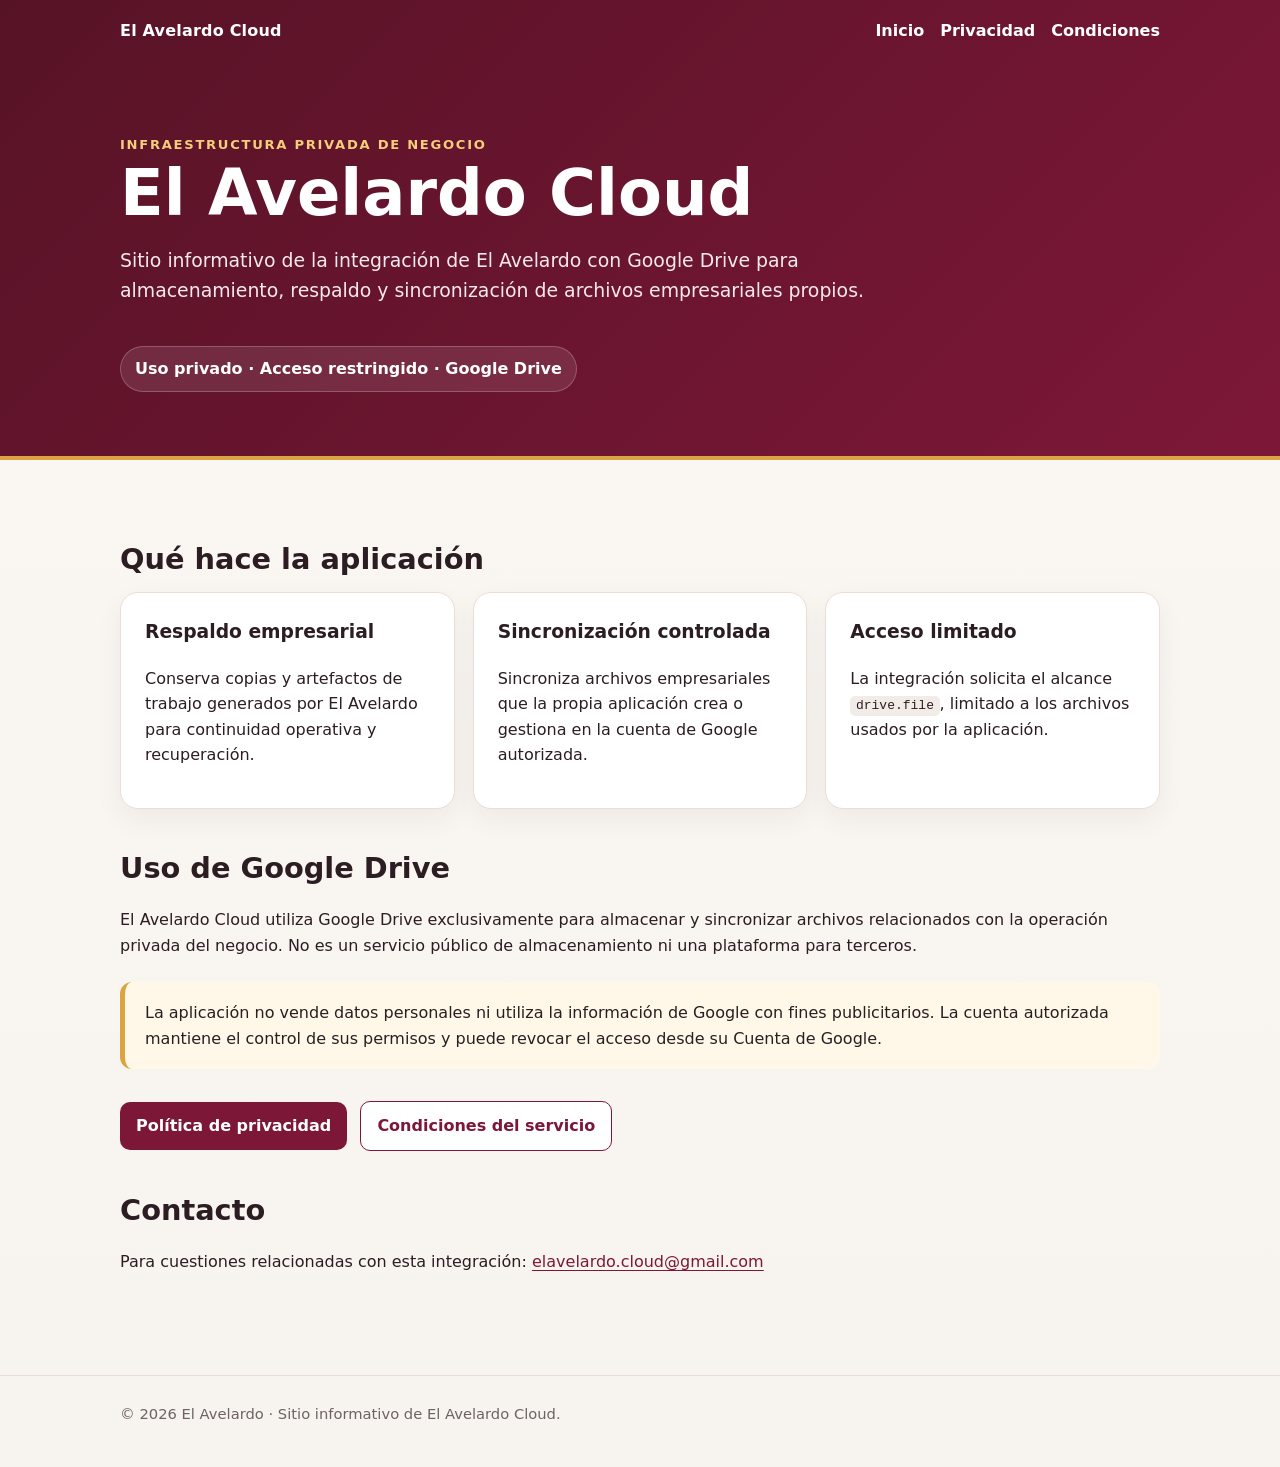
<file: index.html>
<!doctype html>
<html lang="es">
<head>
<meta charset="utf-8">
<meta name="viewport" content="width=device-width,initial-scale=1">
<meta name="description" content="El Avelardo Cloud: sitio informativo sobre la integración privada de El Avelardo con Google Drive.">
<title>El Avelardo Cloud</title>
<link rel="stylesheet" href="styles.css">
</head>
<body>
<header>
  <div class="wrap">
    <nav>
      <div class="brand">El Avelardo Cloud</div>
      <div class="navlinks">
        <a href="index.html">Inicio</a>
        <a href="privacy.html">Privacidad</a>
        <a href="terms.html">Condiciones</a>
      </div>
    </nav>
    <section class="hero">
      <div class="kicker">Infraestructura privada de negocio</div>
      <h1>El Avelardo Cloud</h1>
      <p class="lead">
        Sitio informativo de la integración de El Avelardo con Google Drive para
        almacenamiento, respaldo y sincronización de archivos empresariales propios.
      </p>
      <div class="badge">Uso privado · Acceso restringido · Google Drive</div>
    </section>
  </div>
</header>

<main class="wrap">
  <section class="section">
    <h2>Qué hace la aplicación</h2>
    <div class="grid">
      <article class="card">
        <h3>Respaldo empresarial</h3>
        <p>Conserva copias y artefactos de trabajo generados por El Avelardo para continuidad operativa y recuperación.</p>
      </article>
      <article class="card">
        <h3>Sincronización controlada</h3>
        <p>Sincroniza archivos empresariales que la propia aplicación crea o gestiona en la cuenta de Google autorizada.</p>
      </article>
      <article class="card">
        <h3>Acceso limitado</h3>
        <p>La integración solicita el alcance <code>drive.file</code>, limitado a los archivos usados por la aplicación.</p>
      </article>
    </div>
  </section>

  <section class="section">
    <h2>Uso de Google Drive</h2>
    <p>
      El Avelardo Cloud utiliza Google Drive exclusivamente para almacenar y sincronizar
      archivos relacionados con la operación privada del negocio. No es un servicio público
      de almacenamiento ni una plataforma para terceros.
    </p>
    <div class="notice">
      La aplicación no vende datos personales ni utiliza la información de Google con fines
      publicitarios. La cuenta autorizada mantiene el control de sus permisos y puede revocar
      el acceso desde su Cuenta de Google.
    </div>
    <a class="btn" href="privacy.html">Política de privacidad</a>
    <a class="btn alt" href="terms.html">Condiciones del servicio</a>
  </section>

  <section class="section">
    <h2>Contacto</h2>
    <p>
      Para cuestiones relacionadas con esta integración:
      <a href="mailto:elavelardo.cloud@gmail.com">elavelardo.cloud@gmail.com</a>
    </p>
  </section>
</main>

<footer>
  <div class="wrap small">
    © 2026 El Avelardo · Sitio informativo de El Avelardo Cloud.
  </div>
</footer>
</body>
</html>
</file>
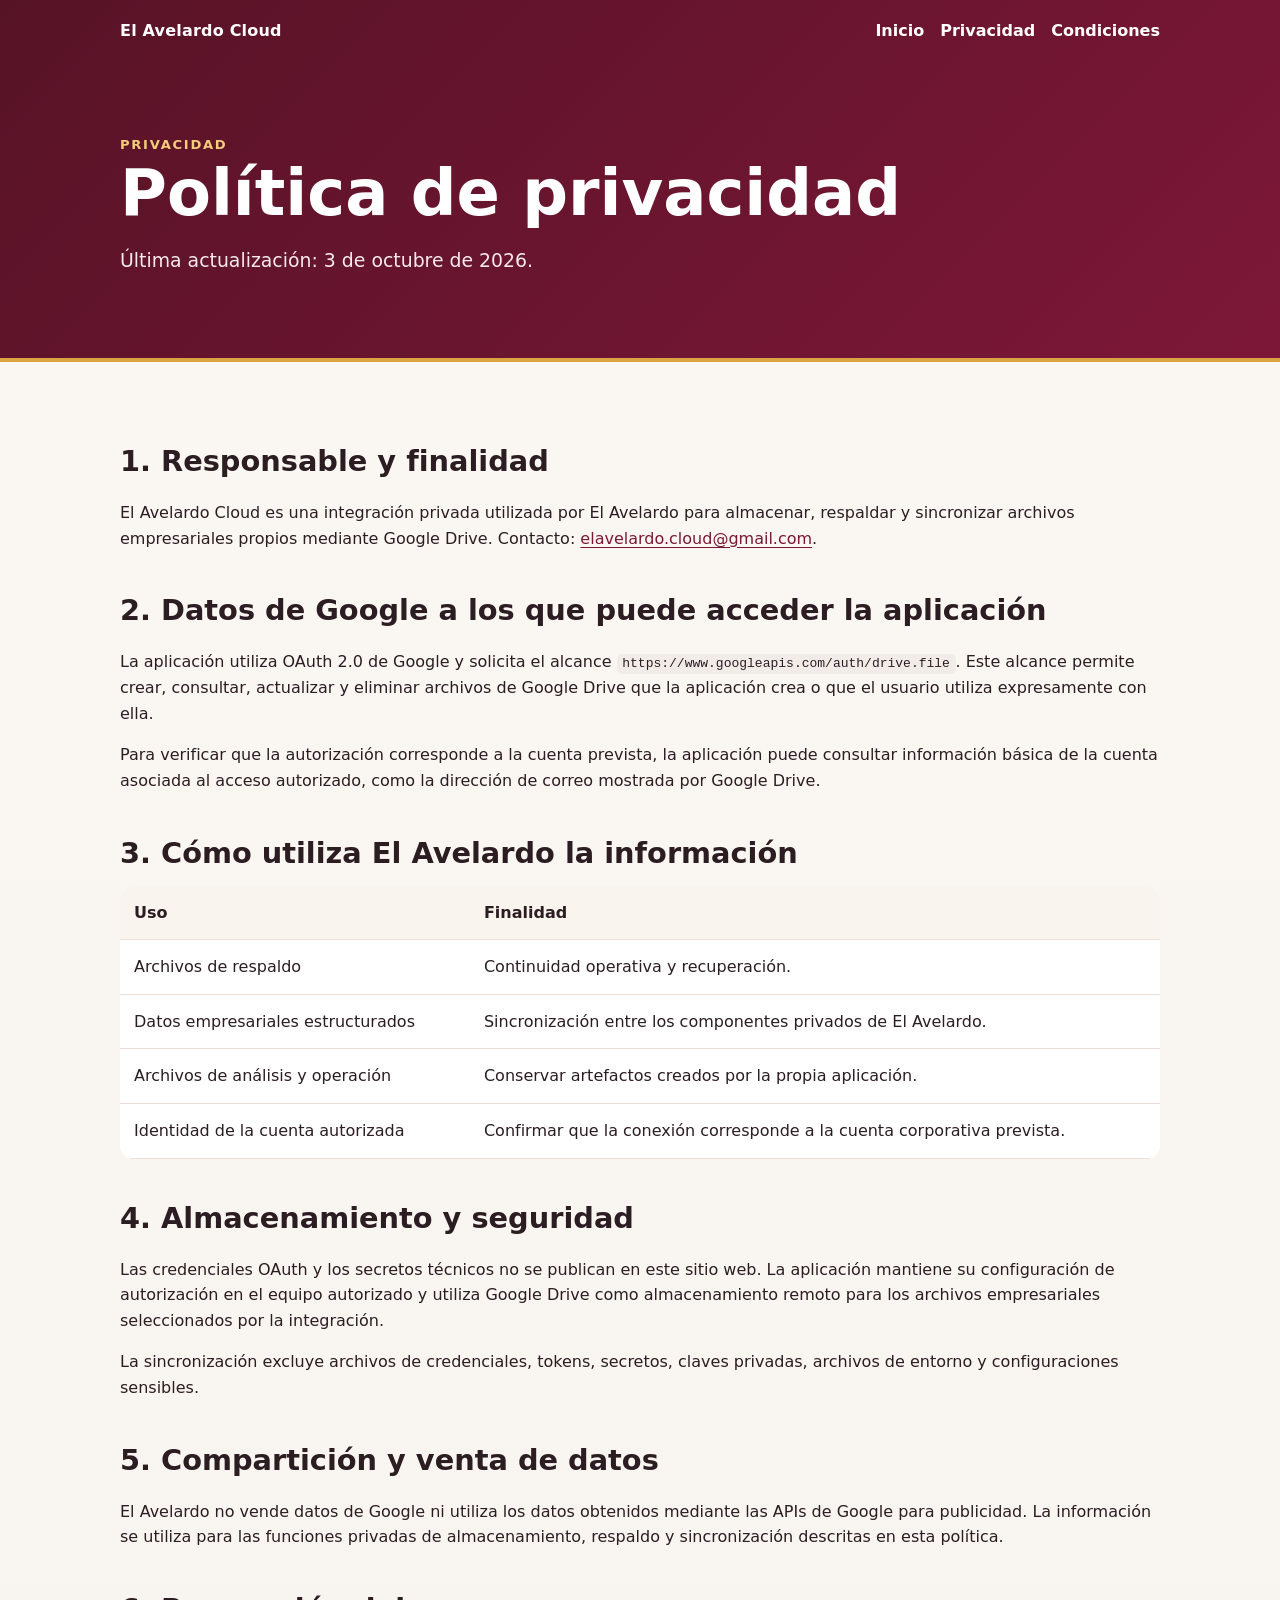
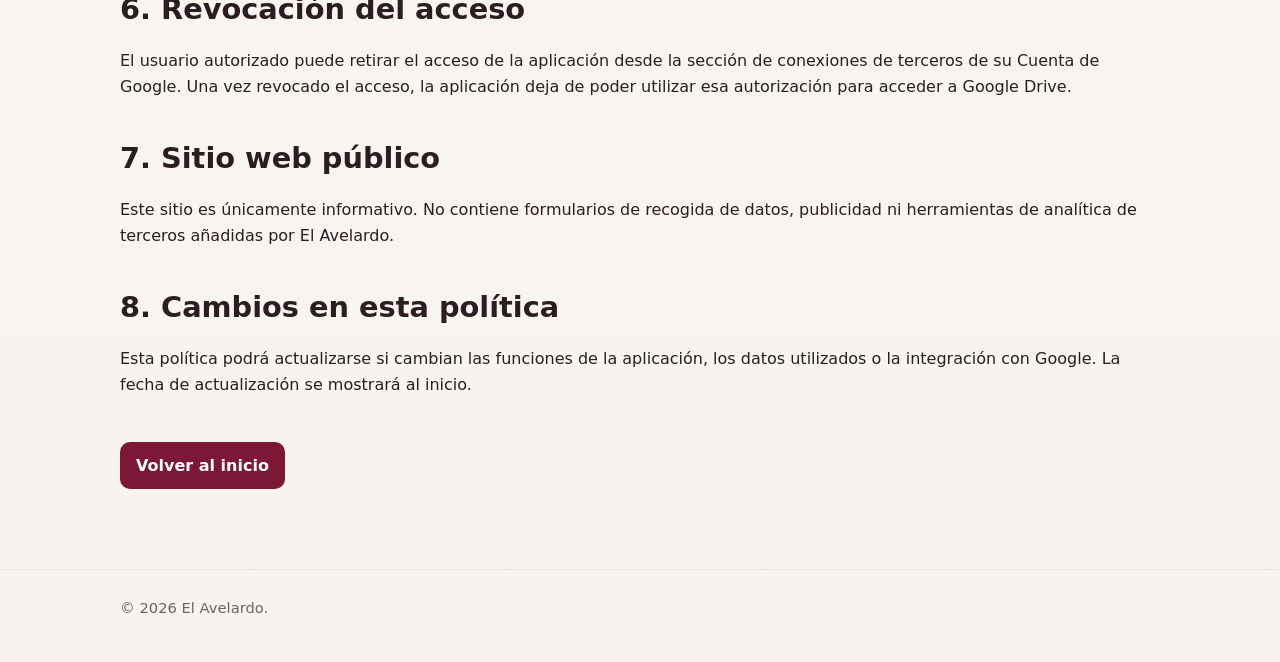
<file: privacy.html>
<!doctype html>
<html lang="es">
<head>
<meta charset="utf-8">
<meta name="viewport" content="width=device-width,initial-scale=1">
<meta name="description" content="Política de privacidad de El Avelardo Cloud.">
<title>Política de privacidad · El Avelardo Cloud</title>
<link rel="stylesheet" href="styles.css">
</head>
<body>
<header>
  <div class="wrap">
    <nav>
      <div class="brand">El Avelardo Cloud</div>
      <div class="navlinks">
        <a href="index.html">Inicio</a>
        <a href="privacy.html">Privacidad</a>
        <a href="terms.html">Condiciones</a>
      </div>
    </nav>
    <section class="hero">
      <div class="kicker">Privacidad</div>
      <h1>Política de privacidad</h1>
      <p class="lead">Última actualización: 3 de octubre de 2026.</p>
    </section>
  </div>
</header>

<main class="wrap">
  <section class="section">
    <h2>1. Responsable y finalidad</h2>
    <p>
      El Avelardo Cloud es una integración privada utilizada por El Avelardo para
      almacenar, respaldar y sincronizar archivos empresariales propios mediante Google Drive.
      Contacto: <a href="mailto:elavelardo.cloud@gmail.com">elavelardo.cloud@gmail.com</a>.
    </p>
  </section>

  <section class="section">
    <h2>2. Datos de Google a los que puede acceder la aplicación</h2>
    <p>
      La aplicación utiliza OAuth 2.0 de Google y solicita el alcance
      <code>https://www.googleapis.com/auth/drive.file</code>. Este alcance permite
      crear, consultar, actualizar y eliminar archivos de Google Drive que la aplicación
      crea o que el usuario utiliza expresamente con ella.
    </p>
    <p>
      Para verificar que la autorización corresponde a la cuenta prevista, la aplicación
      puede consultar información básica de la cuenta asociada al acceso autorizado,
      como la dirección de correo mostrada por Google Drive.
    </p>
  </section>

  <section class="section">
    <h2>3. Cómo utiliza El Avelardo la información</h2>
    <table class="table">
      <tr><th>Uso</th><th>Finalidad</th></tr>
      <tr><td>Archivos de respaldo</td><td>Continuidad operativa y recuperación.</td></tr>
      <tr><td>Datos empresariales estructurados</td><td>Sincronización entre los componentes privados de El Avelardo.</td></tr>
      <tr><td>Archivos de análisis y operación</td><td>Conservar artefactos creados por la propia aplicación.</td></tr>
      <tr><td>Identidad de la cuenta autorizada</td><td>Confirmar que la conexión corresponde a la cuenta corporativa prevista.</td></tr>
    </table>
  </section>

  <section class="section">
    <h2>4. Almacenamiento y seguridad</h2>
    <p>
      Las credenciales OAuth y los secretos técnicos no se publican en este sitio web.
      La aplicación mantiene su configuración de autorización en el equipo autorizado y
      utiliza Google Drive como almacenamiento remoto para los archivos empresariales
      seleccionados por la integración.
    </p>
    <p>
      La sincronización excluye archivos de credenciales, tokens, secretos, claves privadas,
      archivos de entorno y configuraciones sensibles.
    </p>
  </section>

  <section class="section">
    <h2>5. Compartición y venta de datos</h2>
    <p>
      El Avelardo no vende datos de Google ni utiliza los datos obtenidos mediante las APIs
      de Google para publicidad. La información se utiliza para las funciones privadas de
      almacenamiento, respaldo y sincronización descritas en esta política.
    </p>
  </section>

  <section class="section">
    <h2>6. Revocación del acceso</h2>
    <p>
      El usuario autorizado puede retirar el acceso de la aplicación desde la sección de
      conexiones de terceros de su Cuenta de Google. Una vez revocado el acceso, la aplicación
      deja de poder utilizar esa autorización para acceder a Google Drive.
    </p>
  </section>

  <section class="section">
    <h2>7. Sitio web público</h2>
    <p>
      Este sitio es únicamente informativo. No contiene formularios de recogida de datos,
      publicidad ni herramientas de analítica de terceros añadidas por El Avelardo.
    </p>
  </section>

  <section class="section">
    <h2>8. Cambios en esta política</h2>
    <p>
      Esta política podrá actualizarse si cambian las funciones de la aplicación, los datos
      utilizados o la integración con Google. La fecha de actualización se mostrará al inicio.
    </p>
  </section>

  <p><a class="btn" href="index.html">Volver al inicio</a></p>
</main>

<footer>
  <div class="wrap small">© 2026 El Avelardo.</div>
</footer>
</body>
</html>
</file>
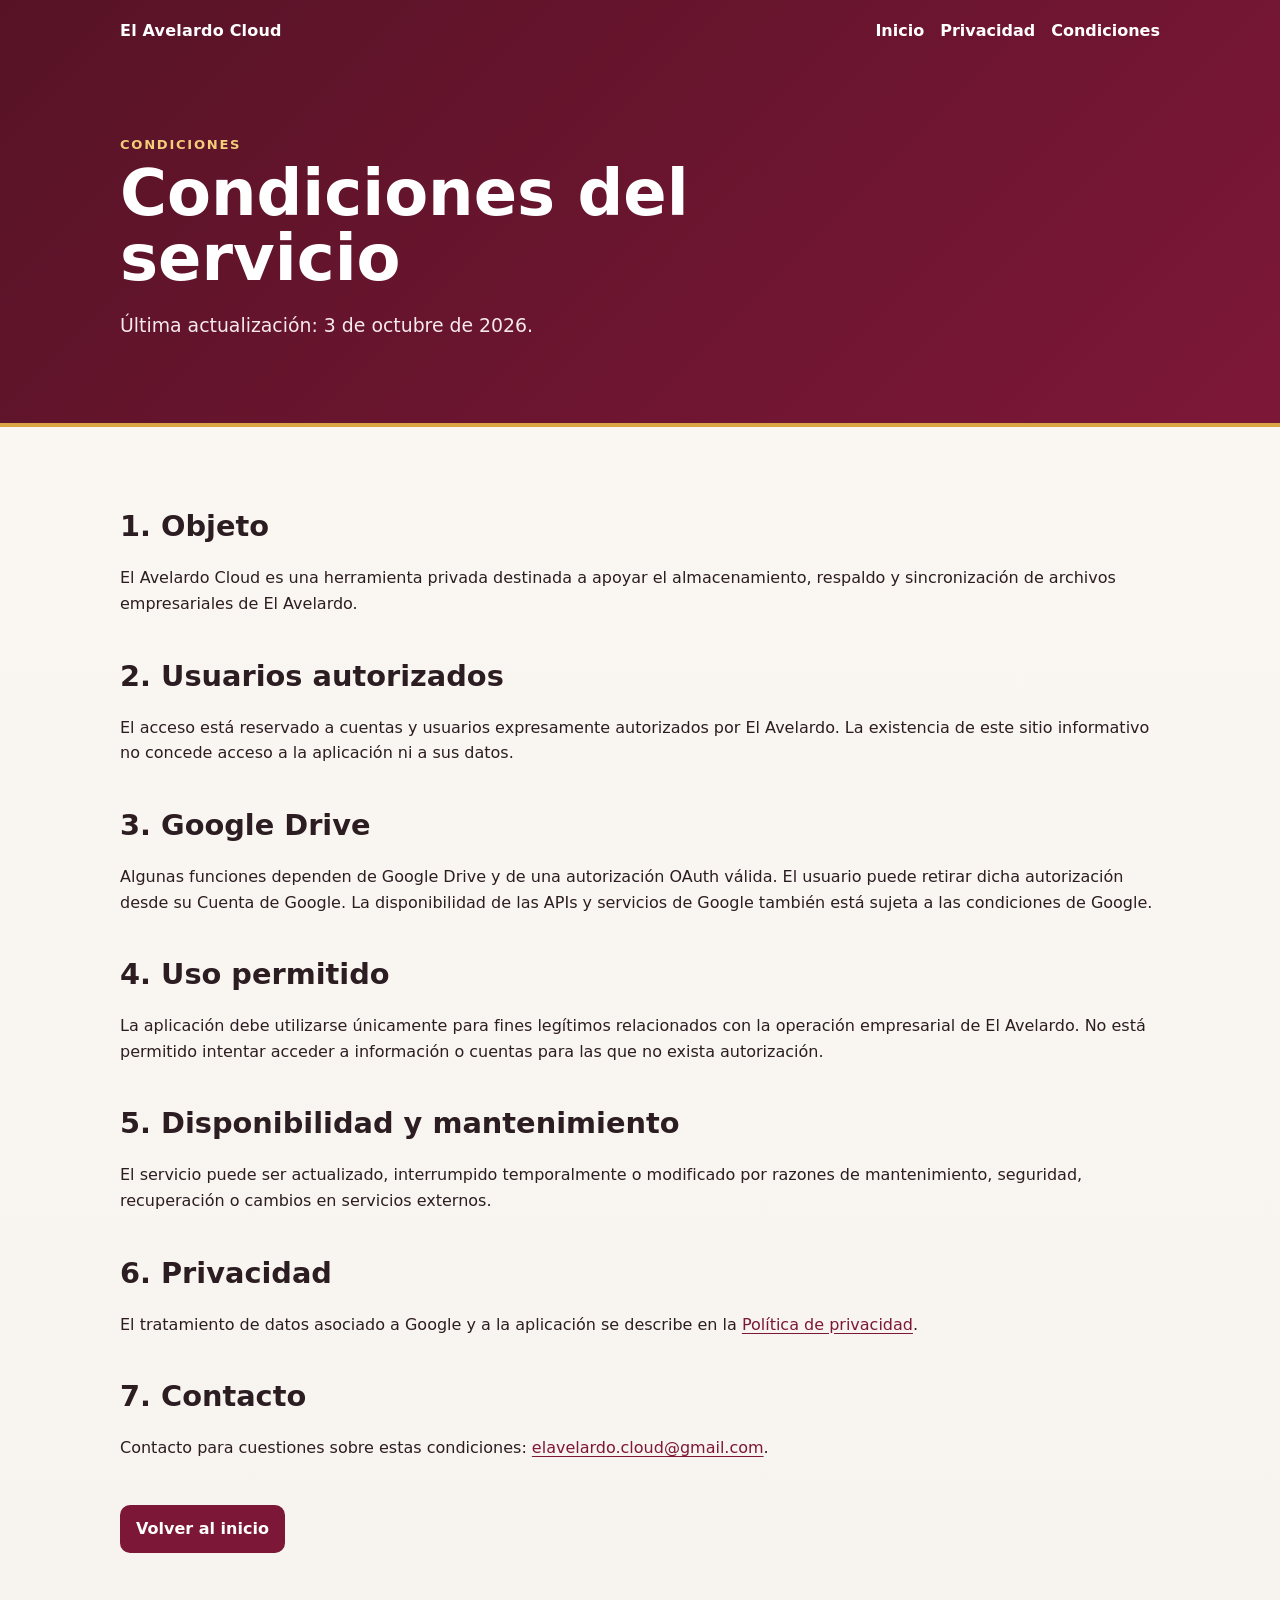
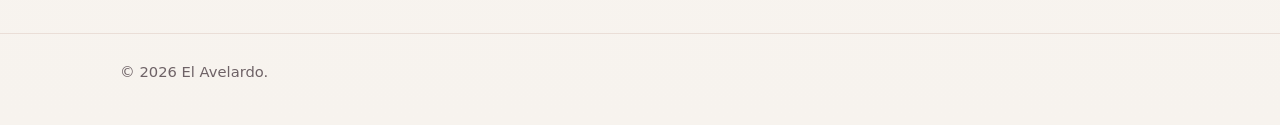
<file: terms.html>
<!doctype html>
<html lang="es">
<head>
<meta charset="utf-8">
<meta name="viewport" content="width=device-width,initial-scale=1">
<meta name="description" content="Condiciones del servicio de El Avelardo Cloud.">
<title>Condiciones del servicio · El Avelardo Cloud</title>
<link rel="stylesheet" href="styles.css">
</head>
<body>
<header>
  <div class="wrap">
    <nav>
      <div class="brand">El Avelardo Cloud</div>
      <div class="navlinks">
        <a href="index.html">Inicio</a>
        <a href="privacy.html">Privacidad</a>
        <a href="terms.html">Condiciones</a>
      </div>
    </nav>
    <section class="hero">
      <div class="kicker">Condiciones</div>
      <h1>Condiciones del servicio</h1>
      <p class="lead">Última actualización: 3 de octubre de 2026.</p>
    </section>
  </div>
</header>

<main class="wrap">
  <section class="section">
    <h2>1. Objeto</h2>
    <p>
      El Avelardo Cloud es una herramienta privada destinada a apoyar el almacenamiento,
      respaldo y sincronización de archivos empresariales de El Avelardo.
    </p>
  </section>

  <section class="section">
    <h2>2. Usuarios autorizados</h2>
    <p>
      El acceso está reservado a cuentas y usuarios expresamente autorizados por El Avelardo.
      La existencia de este sitio informativo no concede acceso a la aplicación ni a sus datos.
    </p>
  </section>

  <section class="section">
    <h2>3. Google Drive</h2>
    <p>
      Algunas funciones dependen de Google Drive y de una autorización OAuth válida.
      El usuario puede retirar dicha autorización desde su Cuenta de Google. La disponibilidad
      de las APIs y servicios de Google también está sujeta a las condiciones de Google.
    </p>
  </section>

  <section class="section">
    <h2>4. Uso permitido</h2>
    <p>
      La aplicación debe utilizarse únicamente para fines legítimos relacionados con la
      operación empresarial de El Avelardo. No está permitido intentar acceder a información
      o cuentas para las que no exista autorización.
    </p>
  </section>

  <section class="section">
    <h2>5. Disponibilidad y mantenimiento</h2>
    <p>
      El servicio puede ser actualizado, interrumpido temporalmente o modificado por razones
      de mantenimiento, seguridad, recuperación o cambios en servicios externos.
    </p>
  </section>

  <section class="section">
    <h2>6. Privacidad</h2>
    <p>
      El tratamiento de datos asociado a Google y a la aplicación se describe en la
      <a href="privacy.html">Política de privacidad</a>.
    </p>
  </section>

  <section class="section">
    <h2>7. Contacto</h2>
    <p>
      Contacto para cuestiones sobre estas condiciones:
      <a href="mailto:elavelardo.cloud@gmail.com">elavelardo.cloud@gmail.com</a>.
    </p>
  </section>

  <p><a class="btn" href="index.html">Volver al inicio</a></p>
</main>

<footer>
  <div class="wrap small">© 2026 El Avelardo.</div>
</footer>
</body>
</html>
</file>
<file: styles.css>
:root{
  --bg:#f7f3ee;
  --card:#ffffff;
  --ink:#2c1d22;
  --muted:#6e6266;
  --wine:#7d1738;
  --wine2:#571326;
  --gold:#d9a441;
  --line:#eaded7;
  --ok:#2f6b4f;
}
*{box-sizing:border-box}
html{scroll-behavior:smooth}
body{
  margin:0;
  font-family:Inter,ui-sans-serif,system-ui,-apple-system,BlinkMacSystemFont,"Segoe UI",sans-serif;
  color:var(--ink);
  background:linear-gradient(180deg,#fbf8f4 0%,var(--bg) 100%);
  line-height:1.6;
}
a{color:var(--wine);text-underline-offset:3px}
.wrap{width:min(1040px,calc(100% - 36px));margin:auto}
header{
  background:linear-gradient(135deg,var(--wine2),var(--wine));
  color:white;
  border-bottom:4px solid var(--gold);
}
nav{display:flex;gap:18px;align-items:center;justify-content:space-between;padding:18px 0}
.brand{font-weight:800;letter-spacing:.2px}
.navlinks{display:flex;gap:16px;flex-wrap:wrap}
.navlinks a{color:white;text-decoration:none;font-weight:650}
.hero{padding:72px 0 64px}
.kicker{color:#f3cd79;font-size:.82rem;font-weight:800;letter-spacing:.13em;text-transform:uppercase}
h1{font-size:clamp(2.2rem,5vw,4.2rem);line-height:1.02;margin:.4rem 0 1rem;max-width:830px}
.lead{font-size:1.18rem;max-width:780px;color:#f7e9ee}
.badge{
  display:inline-block;margin-top:22px;padding:9px 14px;border-radius:999px;
  background:rgba(255,255,255,.1);border:1px solid rgba(255,255,255,.22);
  font-weight:700
}
main{padding:52px 0 64px}
.grid{display:grid;grid-template-columns:repeat(3,1fr);gap:18px}
.card{
  background:var(--card);border:1px solid var(--line);border-radius:18px;
  padding:24px;box-shadow:0 10px 28px rgba(70,35,45,.06)
}
.card h2,.card h3{margin-top:0}
.section{margin:0 0 36px}
.section h2{font-size:1.8rem;margin-bottom:10px}
.notice{
  border-left:5px solid var(--gold);background:#fff8e8;border-radius:12px;
  padding:18px 20px;margin:24px 0
}
.table{width:100%;border-collapse:collapse;background:white;border-radius:14px;overflow:hidden}
.table th,.table td{padding:14px;border-bottom:1px solid var(--line);vertical-align:top;text-align:left}
.table th{background:#faf4ef}
footer{
  border-top:1px solid var(--line);padding:26px 0 42px;color:var(--muted)
}
.small{font-size:.92rem;color:var(--muted)}
.btn{
  display:inline-block;background:var(--wine);color:white;text-decoration:none;
  border-radius:10px;padding:11px 16px;font-weight:750;margin-right:8px;margin-top:8px
}
.btn.alt{background:white;color:var(--wine);border:1px solid var(--wine)}
ul{padding-left:22px}
code{background:#f2ece8;padding:.15rem .35rem;border-radius:5px}
@media(max-width:780px){
  .grid{grid-template-columns:1fr}
  nav{align-items:flex-start;flex-direction:column}
  .hero{padding-top:46px}
}
</file>
